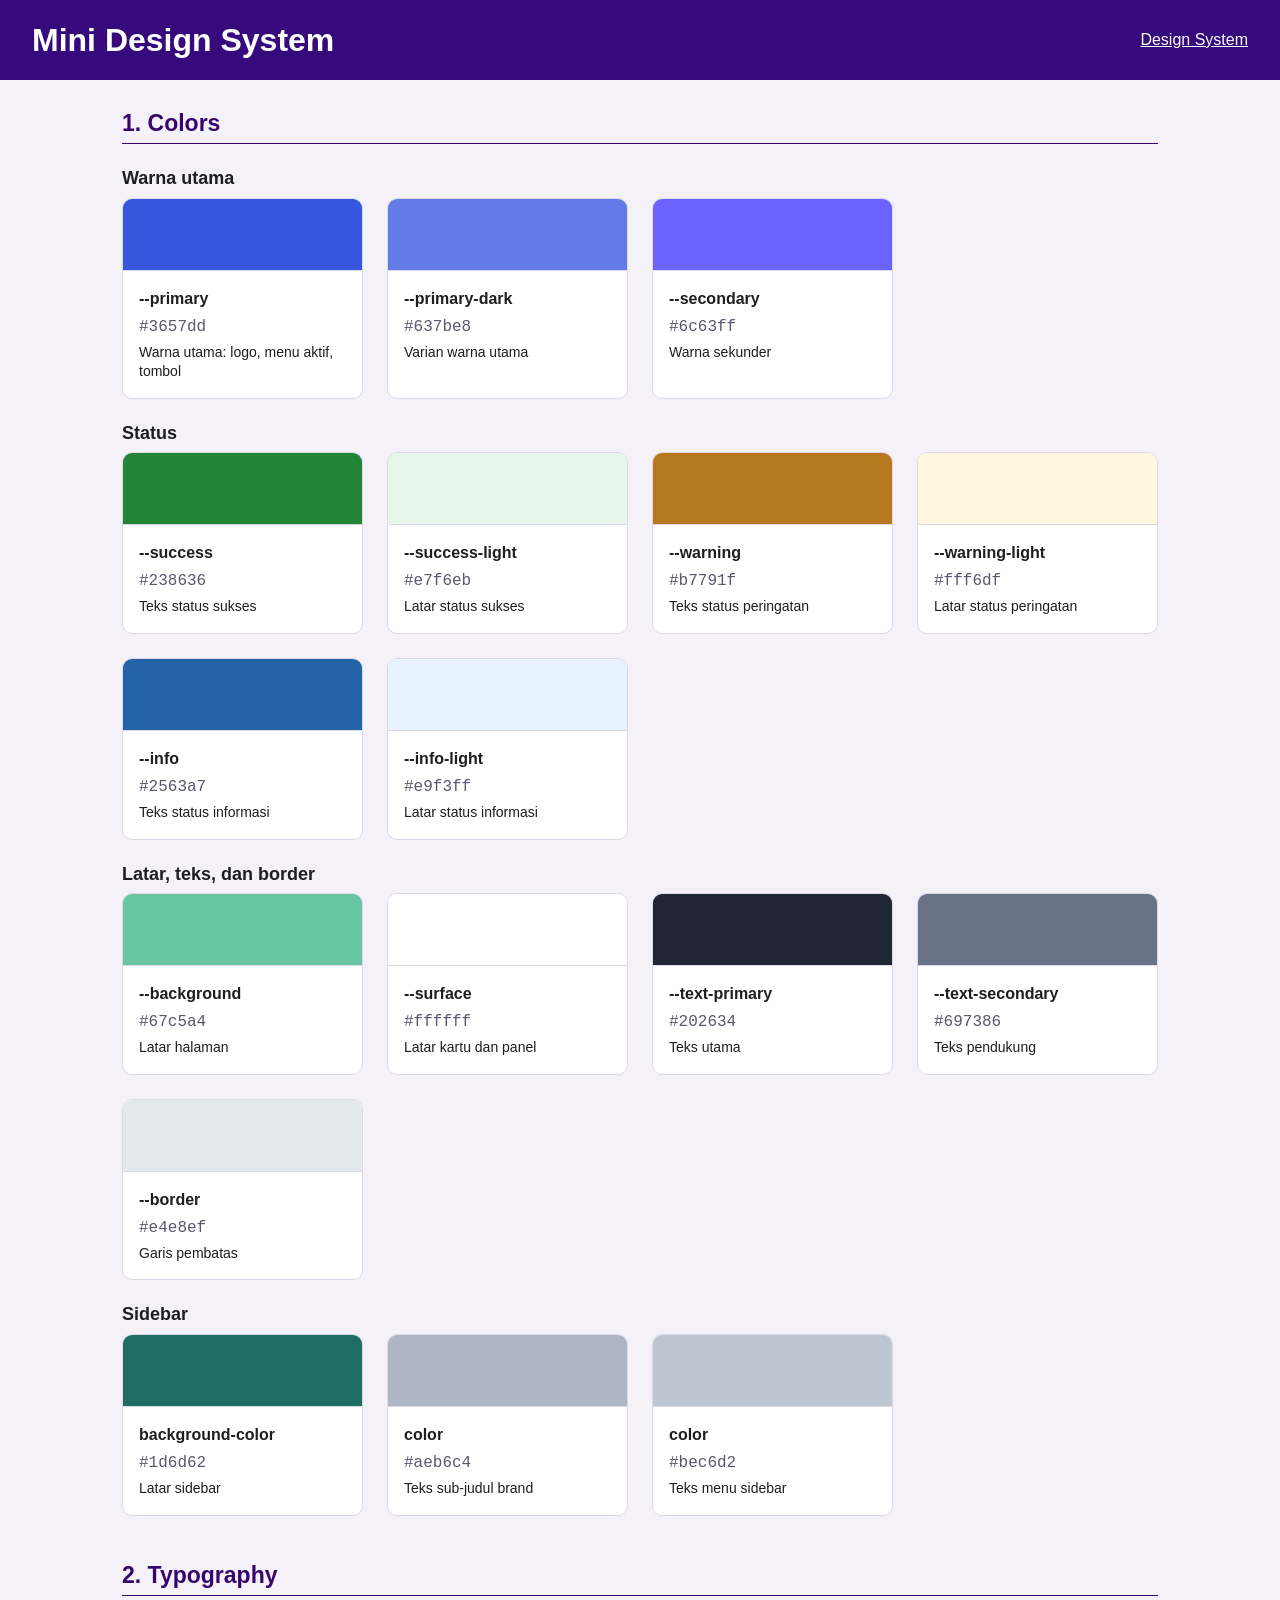
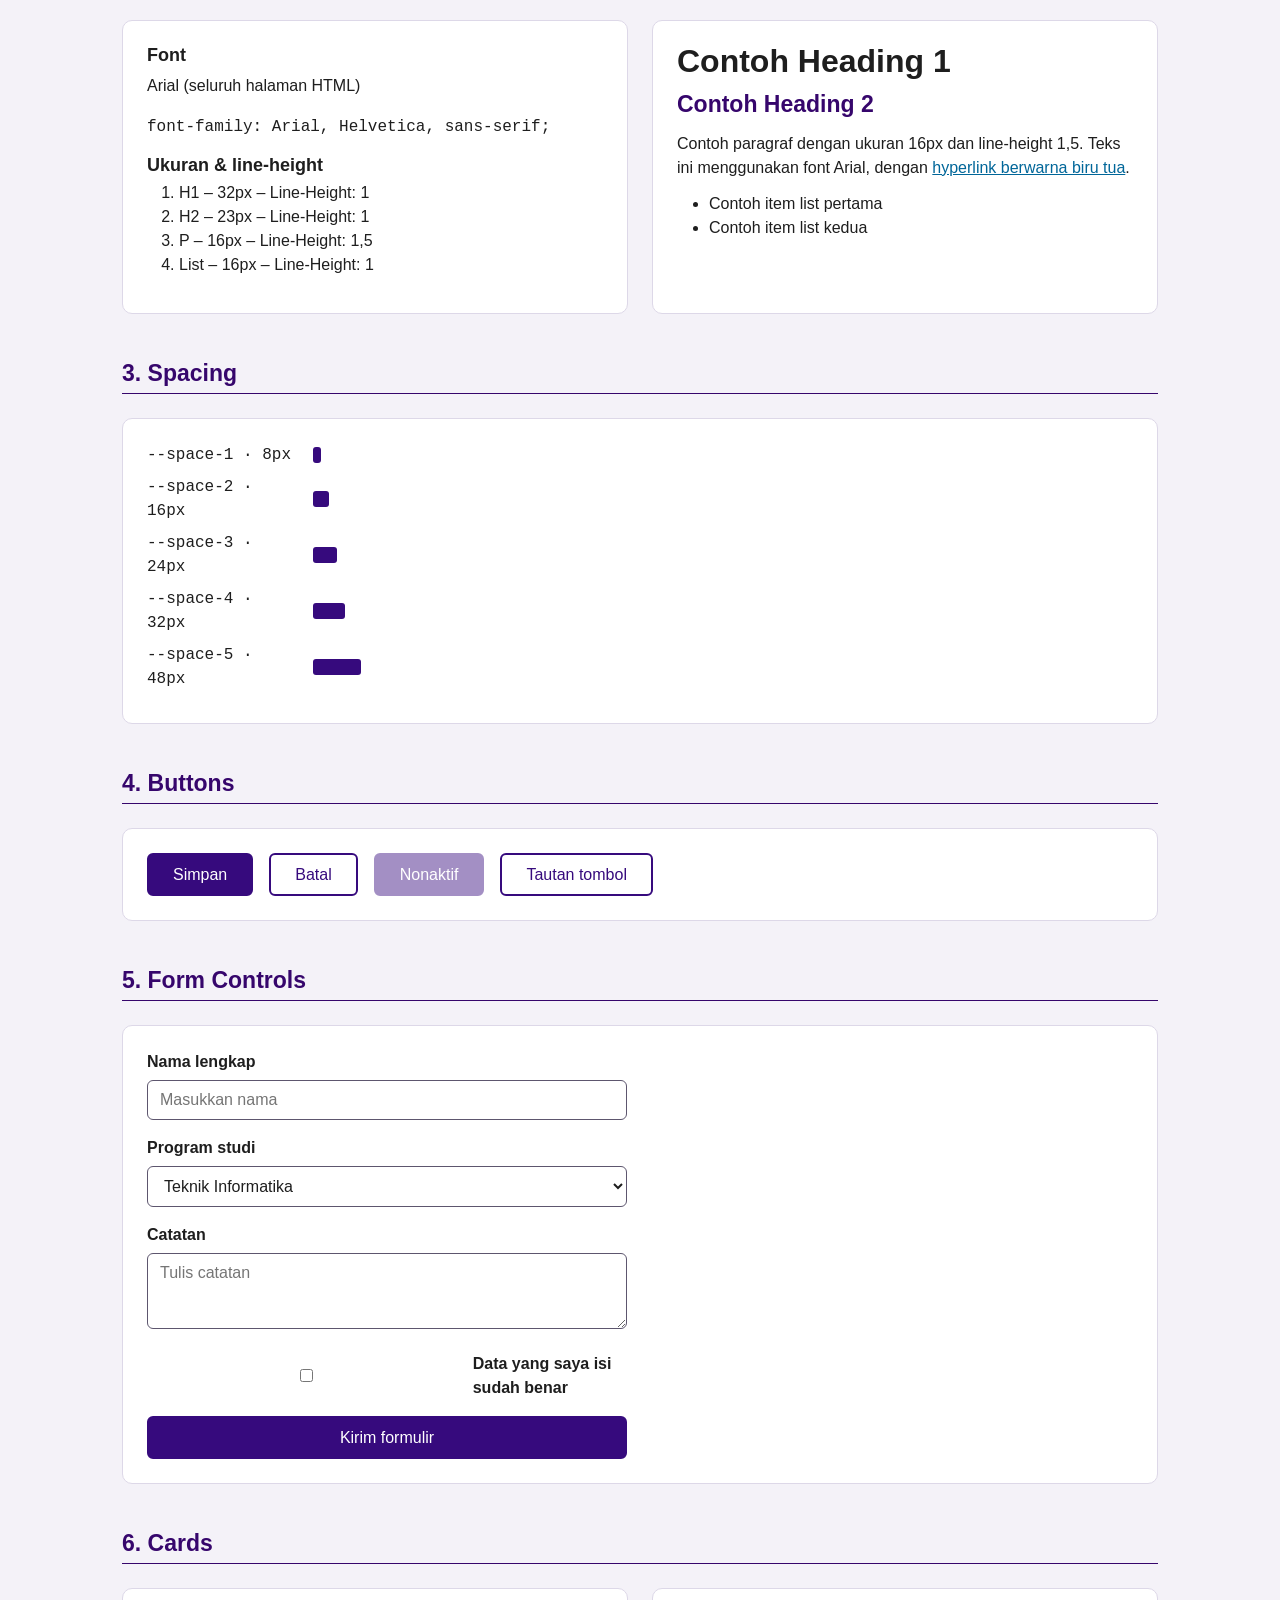
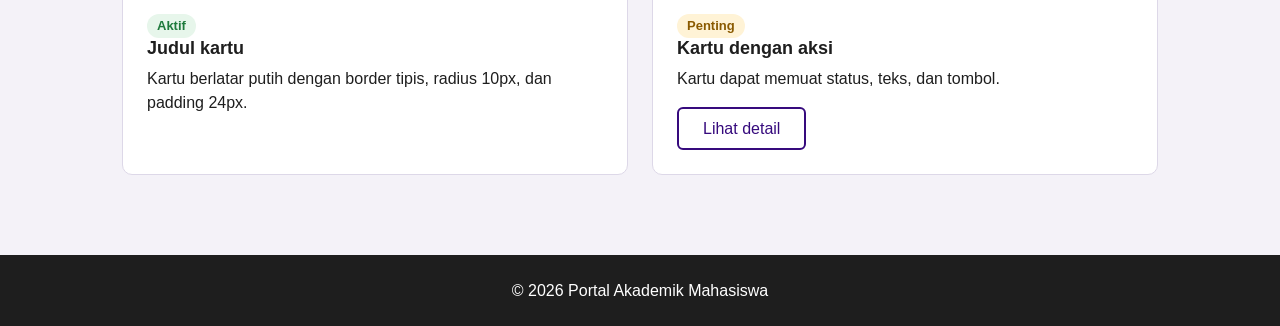
<file: design-guide.html>
<!DOCTYPE html>
<html lang="id">

<head>
    <meta charset="UTF-8">
    <meta name="viewport" content="width=device-width, initial-scale=1.0">
    <title>Mini Design System</title>
    <link rel="stylesheet" href="css/guide.css">
</head>

<body>
    <!-- HEADER (background Magenta #360a7d) -->
    <header class="site-header">
        <h1>Mini Design System</h1>
        <nav>
            <a href="#design-system">Design System</a>
        </nav>
    </header>

    <div class="container">

        <!-- ===================================
         DESIGN SYSTEM
         =================================== -->
        <div id="design-system">

            <!-- 1. COLORS -->
            <section class="section">
                <h2>1. Colors</h2>
                <h3>Warna utama</h3>
                <div class="grid-4 palette-group">
                    <div class="swatch">
                        <div class="swatch-color" style="background:#3657dd"></div>
                        <div class="swatch-info">
                            <strong>--primary</strong>
                            <code>#3657dd</code>
                            <span>Warna utama: logo, menu aktif, tombol</span>
                        </div>
                    </div>
                    <div class="swatch">
                        <div class="swatch-color" style="background:#637be8"></div>
                        <div class="swatch-info">
                            <strong>--primary-dark</strong>
                            <code>#637be8</code>
                            <span>Varian warna utama</span>
                        </div>
                    </div>
                    <div class="swatch">
                        <div class="swatch-color" style="background:#6c63ff"></div>
                        <div class="swatch-info">
                            <strong>--secondary</strong>
                            <code>#6c63ff</code>
                            <span>Warna sekunder</span>
                        </div>
                    </div>
                </div>
                <h3>Status</h3>
                <div class="grid-4 palette-group">
                    <div class="swatch">
                        <div class="swatch-color" style="background:#238636"></div>
                        <div class="swatch-info">
                            <strong>--success</strong>
                            <code>#238636</code>
                            <span>Teks status sukses</span>
                        </div>
                    </div>
                    <div class="swatch">
                        <div class="swatch-color" style="background:#e7f6eb"></div>
                        <div class="swatch-info">
                            <strong>--success-light</strong>
                            <code>#e7f6eb</code>
                            <span>Latar status sukses</span>
                        </div>
                    </div>
                    <div class="swatch">
                        <div class="swatch-color" style="background:#b7791f"></div>
                        <div class="swatch-info">
                            <strong>--warning</strong>
                            <code>#b7791f</code>
                            <span>Teks status peringatan</span>
                        </div>
                    </div>
                    <div class="swatch">
                        <div class="swatch-color" style="background:#fff6df"></div>
                        <div class="swatch-info">
                            <strong>--warning-light</strong>
                            <code>#fff6df</code>
                            <span>Latar status peringatan</span>
                        </div>
                    </div>
                    <div class="swatch">
                        <div class="swatch-color" style="background:#2563a7"></div>
                        <div class="swatch-info">
                            <strong>--info</strong>
                            <code>#2563a7</code>
                            <span>Teks status informasi</span>
                        </div>
                    </div>
                    <div class="swatch">
                        <div class="swatch-color" style="background:#e9f3ff"></div>
                        <div class="swatch-info">
                            <strong>--info-light</strong>
                            <code>#e9f3ff</code>
                            <span>Latar status informasi</span>
                        </div>
                    </div>
                </div>
                <h3>Latar, teks, dan border</h3>
                <div class="grid-4 palette-group">
                    <div class="swatch">
                        <div class="swatch-color" style="background:#67c5a4"></div>
                        <div class="swatch-info">
                            <strong>--background</strong>
                            <code>#67c5a4</code>
                            <span>Latar halaman</span>
                        </div>
                    </div>
                    <div class="swatch">
                        <div class="swatch-color" style="background:#ffffff"></div>
                        <div class="swatch-info">
                            <strong>--surface</strong>
                            <code>#ffffff</code>
                            <span>Latar kartu dan panel</span>
                        </div>
                    </div>
                    <div class="swatch">
                        <div class="swatch-color" style="background:#202634"></div>
                        <div class="swatch-info">
                            <strong>--text-primary</strong>
                            <code>#202634</code>
                            <span>Teks utama</span>
                        </div>
                    </div>
                    <div class="swatch">
                        <div class="swatch-color" style="background:#697386"></div>
                        <div class="swatch-info">
                            <strong>--text-secondary</strong>
                            <code>#697386</code>
                            <span>Teks pendukung</span>
                        </div>
                    </div>
                    <div class="swatch">
                        <div class="swatch-color" style="background:#e4e8ef"></div>
                        <div class="swatch-info">
                            <strong>--border</strong>
                            <code>#e4e8ef</code>
                            <span>Garis pembatas</span>
                        </div>
                    </div>
                </div>
                <h3>Sidebar</h3>
                <div class="grid-4 palette-group">
                    <div class="swatch">
                        <div class="swatch-color" style="background:#1d6d62"></div>
                        <div class="swatch-info">
                            <strong>background-color</strong>
                            <code>#1d6d62</code>
                            <span>Latar sidebar</span>
                        </div>
                    </div>
                    <div class="swatch">
                        <div class="swatch-color" style="background:#aeb6c4"></div>
                        <div class="swatch-info">
                            <strong>color</strong>
                            <code>#aeb6c4</code>
                            <span>Teks sub-judul brand</span>
                        </div>
                    </div>
                    <div class="swatch">
                        <div class="swatch-color" style="background:#bec6d2"></div>
                        <div class="swatch-info">
                            <strong>color</strong>
                            <code>#bec6d2</code>
                            <span>Teks menu sidebar</span>
                        </div>
                    </div>
                </div>
            </section>

            <!-- 2. TYPOGRAPHY -->
            <section class="section">
                <h2>2. Typography</h2>
                <div class="grid-2">
                    <div class="card">
                        <h3>Font</h3>
                        <p>Arial (seluruh halaman HTML)</p>
                        <p><code>font-family: Arial, Helvetica, sans-serif;</code></p>
                        <h3>Ukuran &amp; line-height</h3>
                        <ol>
                            <li>H1 – 32px – Line-Height: 1</li>
                            <li>H2 – 23px – Line-Height: 1</li>
                            <li>P – 16px – Line-Height: 1,5</li>
                            <li>List – 16px – Line-Height: 1</li>
                        </ol>
                    </div>
                    <div class="card">
                        <h1>Contoh Heading 1</h1>
                        <h2>Contoh Heading 2</h2>
                        <p>Contoh paragraf dengan ukuran 16px dan line-height 1,5. Teks ini menggunakan font Arial,
                            dengan
                            <a href="#">hyperlink berwarna biru tua</a>.
                        </p>
                        <ul>
                            <li>Contoh item list pertama</li>
                            <li>Contoh item list kedua</li>
                        </ul>
                    </div>
                </div>
            </section>

            <!-- 3. SPACING -->
            <section class="section">
                <h2>3. Spacing</h2>
                <div class="card">
                    <div class="space-row"><code>--space-1 · 8px</code>
                        <div class="space-bar" style="width:8px"></div>
                    </div>
                    <div class="space-row"><code>--space-2 · 16px</code>
                        <div class="space-bar" style="width:16px"></div>
                    </div>
                    <div class="space-row"><code>--space-3 · 24px</code>
                        <div class="space-bar" style="width:24px"></div>
                    </div>
                    <div class="space-row"><code>--space-4 · 32px</code>
                        <div class="space-bar" style="width:32px"></div>
                    </div>
                    <div class="space-row"><code>--space-5 · 48px</code>
                        <div class="space-bar" style="width:48px"></div>
                    </div>
                </div>
            </section>

            <!-- 4. BUTTONS -->
            <section class="section">
                <h2>4. Buttons</h2>
                <div class="card btn-row">
                    <button class="btn btn-primary">Simpan</button>
                    <button class="btn btn-outline">Batal</button>
                    <button class="btn btn-primary" disabled>Nonaktif</button>
                    <a href="#" class="btn btn-outline">Tautan tombol</a>
                </div>
            </section>

            <!-- 5. FORM CONTROLS -->
            <section class="section">
                <h2>5. Form Controls</h2>
                <div class="card">
                    <div class="form">
                        <div class="field">
                            <label for="nama">Nama lengkap</label>
                            <input type="text" id="nama" placeholder="Masukkan nama">
                        </div>
                        <div class="field">
                            <label for="prodi">Program studi</label>
                            <select id="prodi">
                                <option>Teknik Informatika</option>
                                <option>Sistem Informasi</option>
                            </select>
                        </div>
                        <div class="field">
                            <label for="catatan">Catatan</label>
                            <textarea id="catatan" rows="3" placeholder="Tulis catatan"></textarea>
                        </div>
                        <div class="field field-check">
                            <input type="checkbox" id="setuju">
                            <label for="setuju" style="margin:0">Data yang saya isi sudah benar</label>
                        </div>
                        <button class="btn btn-primary">Kirim formulir</button>
                    </div>
                </div>
            </section>

            <!-- 6. CARDS -->
            <section class="section">
                <h2>6. Cards</h2>
                <div class="grid-2">
                    <div class="card">
                        <span class="status status-success">Aktif</span>
                        <h3>Judul kartu</h3>
                        <p>Kartu berlatar putih dengan border tipis, radius 10px, dan padding 24px.</p>
                    </div>
                    <div class="card">
                        <span class="status status-warning">Penting</span>
                        <h3>Kartu dengan aksi</h3>
                        <p>Kartu dapat memuat status, teks, dan tombol.</p>
                        <button class="btn btn-outline">Lihat detail</button>
                    </div>
                </div>
            </section>
        </div>

    </div>

    <!-- FOOTER (background RGB(30,30,30)) -->
    <footer class="site-footer">
        <p>&copy; 2026 Portal Akademik Mahasiswa</p>
    </footer>
</body>

</html>
</file>
<file: css/guide.css>
/* ===================================
   1. DESIGN TOKENS
   =================================== */
:root {
    /* Font */
    --font-family: Arial, Helvetica, sans-serif;

    /* Palet warna (sesuai ketentuan) */
    --magenta: #360a7d;
    /* background header */
    --ungu: #36066c;
    /* heading H2 */
    --biru-tua: #006699;
    /* hyperlink */
    --hitam: rgb(30, 30, 30);
    /* background footer */

    /* Warna pendukung */
    --putih: #ffffff;
    --latar: #f4f2f8;
    --garis: #ddd8e8;
    --teks: rgb(30, 30, 30);
    --teks-lembut: #5d566e;
    --sukses: #1e7a3c;
    --sukses-bg: #e7f6eb;
    --peringatan: #8a5a00;
    --peringatan-bg: #fff3d6;

    /* Ukuran heading & line-height (sesuai ketentuan) */
    --h1-size: 32px;
    --h1-lh: 1;
    --h2-size: 23px;
    --h2-lh: 1;
    --p-size: 16px;
    --p-lh: 1.5;
    --li-size: 16px;
    --li-lh: 1;
    --h3-size: 18px;
    /* tambahan untuk judul kartu */
    --h3-lh: 1.2;

    /* Spacing (skala 8px) */
    --space-1: 8px;
    --space-2: 16px;
    --space-3: 24px;
    --space-4: 32px;
    --space-5: 48px;

    /* Radius */
    --radius-sm: 6px;
    --radius-md: 10px;
}

/* ===================================
   2. RESET & TIPOGRAFI DASAR
   =================================== */
* {
    box-sizing: border-box;
}

body {
    margin: 0;
    font-family: var(--font-family);
    font-size: var(--p-size);
    line-height: var(--p-lh);
    color: var(--teks);
    background-color: var(--latar);
}

h1 {
    font-size: var(--h1-size);
    line-height: var(--h1-lh);
    margin: 0 0 var(--space-2);
}

h2 {
    font-size: var(--h2-size);
    line-height: var(--h2-lh);
    color: var(--ungu);
    margin: 0 0 var(--space-2);
}

h3 {
    font-size: var(--h3-size);
    line-height: var(--h3-lh);
    margin: 0 0 var(--space-1);
}

p {
    font-size: var(--p-size);
    line-height: var(--p-lh);
    margin: 0 0 var(--space-2);
}

ul,
ol {
    margin: 0 0 var(--space-2);
    padding-left: var(--space-4);
}

li {
    font-size: var(--li-size);
    line-height: var(--li-lh);
    margin-bottom: var(--space-1);
}

a {
    color: var(--biru-tua);
}

a:hover {
    text-decoration: none;
}

:focus-visible {
    outline: 3px solid var(--biru-tua);
    outline-offset: 2px;
}

/* ===================================
   3. LAYOUT HALAMAN
   =================================== */
.site-header {
    background-color: var(--magenta);
    color: var(--putih);
    padding: var(--space-3) var(--space-4);
    display: flex;
    justify-content: space-between;
    align-items: center;
    flex-wrap: wrap;
    gap: var(--space-2);
}

.site-header h1 {
    margin: 0;
}

.site-header nav {
    display: flex;
    gap: var(--space-3);
}

.site-header nav a {
    color: var(--putih);
}

.container {
    max-width: 1100px;
    margin: 0 auto;
    padding: var(--space-4);
}

.section {
    margin-bottom: var(--space-5);
}

.section>h2 {
    padding-bottom: var(--space-1);
    border-bottom: 1px solid var(--ungu);
    margin-bottom: var(--space-3);
}

.site-footer {
    background-color: var(--hitam);
    color: var(--putih);
    padding: var(--space-3) var(--space-4);
    text-align: center;
}

.site-footer p {
    margin: 0;
}

.grid-2 {
    display: grid;
    grid-template-columns: repeat(2, 1fr);
    gap: var(--space-3);
}

.grid-4 {
    display: grid;
    grid-template-columns: repeat(4, 1fr);
    gap: var(--space-3);
}

/* ===================================
   4. KOMPONEN: DOKUMENTASI WARNA
   =================================== */
.swatch {
    background: var(--putih);
    border: 1px solid var(--garis);
    border-radius: var(--radius-md);
    overflow: hidden;
}

.swatch-color {
    height: 72px;
    border-bottom: 1px solid var(--garis);
}

.palette-group {
    margin-bottom: var(--space-3);
}

.swatch-info {
    padding: var(--space-2);
}

.swatch-info strong,
.swatch-info code,
.swatch-info span {
    display: block;
}

.swatch-info code {
    color: var(--teks-lembut);
    margin: 4px 0;
}

.swatch-info span {
    font-size: 14px;
    line-height: 1.4;
}

/* Dokumentasi spacing */
.space-row {
    display: flex;
    align-items: center;
    gap: var(--space-2);
    margin-bottom: var(--space-1);
}

.space-row code {
    width: 150px;
}

.space-bar {
    height: 16px;
    background-color: var(--magenta);
    border-radius: 3px;
}

/* ===================================
   5. KOMPONEN: BUTTON
   =================================== */
.btn {
    display: inline-block;
    padding: 10px var(--space-3);
    font-family: var(--font-family);
    font-size: var(--p-size);
    line-height: 1.2;
    border-radius: var(--radius-sm);
    border: 2px solid var(--magenta);
    cursor: pointer;
    text-decoration: none;
}

.btn-primary {
    background-color: var(--magenta);
    color: var(--putih);
}

.btn-primary:hover {
    background-color: var(--ungu);
    border-color: var(--ungu);
}

.btn-outline {
    background-color: var(--putih);
    color: var(--magenta);
}

.btn-outline:hover {
    background-color: var(--magenta);
    color: var(--putih);
}

.btn:disabled {
    opacity: 0.45;
    cursor: not-allowed;
}

.btn-row {
    display: flex;
    flex-wrap: wrap;
    gap: var(--space-2);
}

/* ===================================
   6. KOMPONEN: FORM CONTROL
   =================================== */
.form {
    display: grid;
    gap: var(--space-2);
    max-width: 480px;
}

.field label {
    display: block;
    font-weight: bold;
    margin-bottom: 6px;
}

.field input,
.field select,
.field textarea {
    width: 100%;
    padding: 10px 12px;
    font-family: var(--font-family);
    font-size: var(--p-size);
    color: var(--teks);
    background-color: var(--putih);
    border: 1px solid var(--teks-lembut);
    border-radius: var(--radius-sm);
}

.field input:focus,
.field select:focus,
.field textarea:focus {
    outline: none;
    border-color: var(--magenta);
    box-shadow: 0 0 0 3px rgba(54, 10, 125, 0.2);
}

.field-check {
    display: flex;
    align-items: center;
    gap: var(--space-1);
}

/* ===================================
   7. KOMPONEN: CARD & STATUS
   =================================== */
.card {
    background-color: var(--putih);
    border: 1px solid var(--garis);
    border-radius: var(--radius-md);
    padding: var(--space-3);
}

.card h3 {
    margin-bottom: var(--space-1);
}

.card p:last-child {
    margin-bottom: 0;
}

.status {
    display: inline-block;
    padding: 2px 10px;
    border-radius: 20px;
    font-size: 13px;
    font-weight: bold;
    line-height: 1.5;
}

.status-success {
    color: var(--sukses);
    background-color: var(--sukses-bg);
}

.status-warning {
    color: var(--peringatan);
    background-color: var(--peringatan-bg);
}

.status-info {
    color: var(--biru-tua);
    background-color: #e3f1f8;
}

/* ===================================
   8. RESPONSIVE
   =================================== */
@media (max-width: 1000px) {
    .grid-4 {
        grid-template-columns: repeat(2, 1fr);
    }
}

@media (max-width: 760px) {
    .container {
        padding: var(--space-2);
    }

    .grid-2,
    .grid-4 {
        grid-template-columns: 1fr;
    }

    .space-row code {
        width: 110px;
    }
}
</file>
